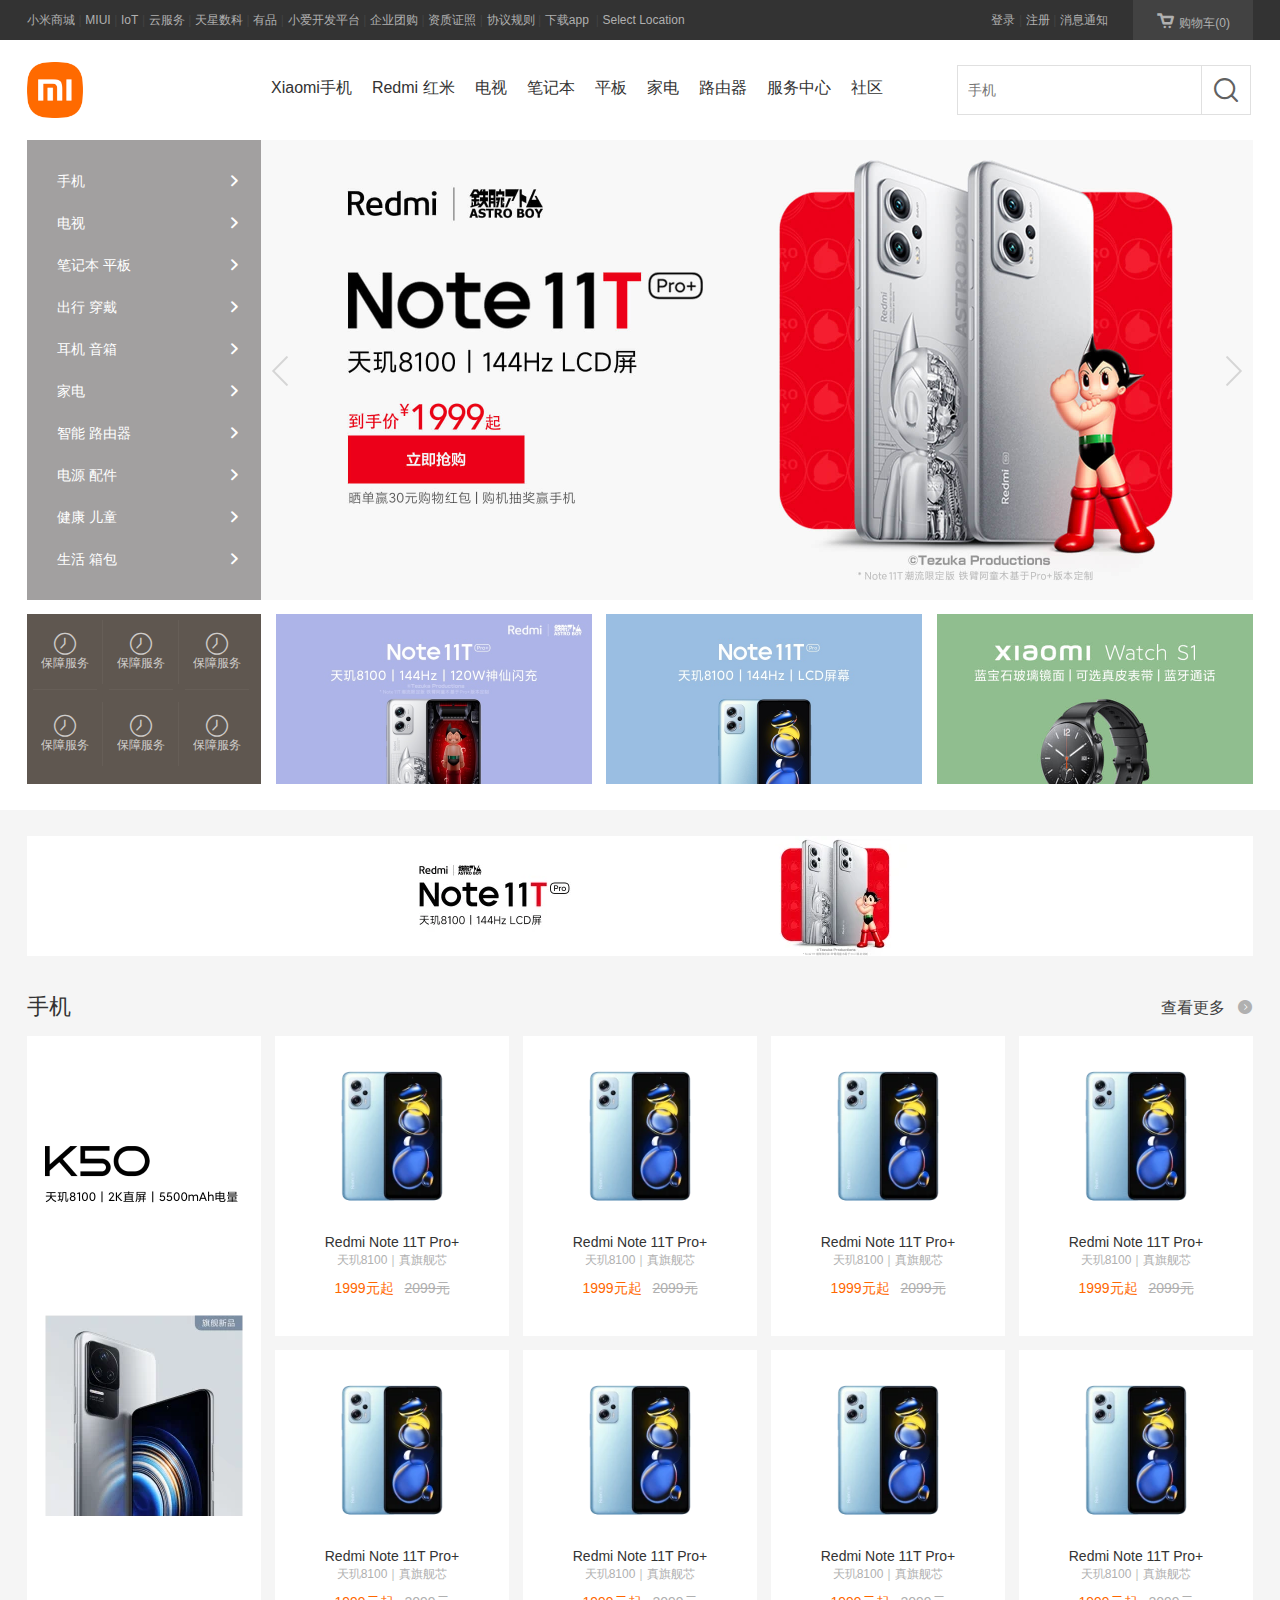
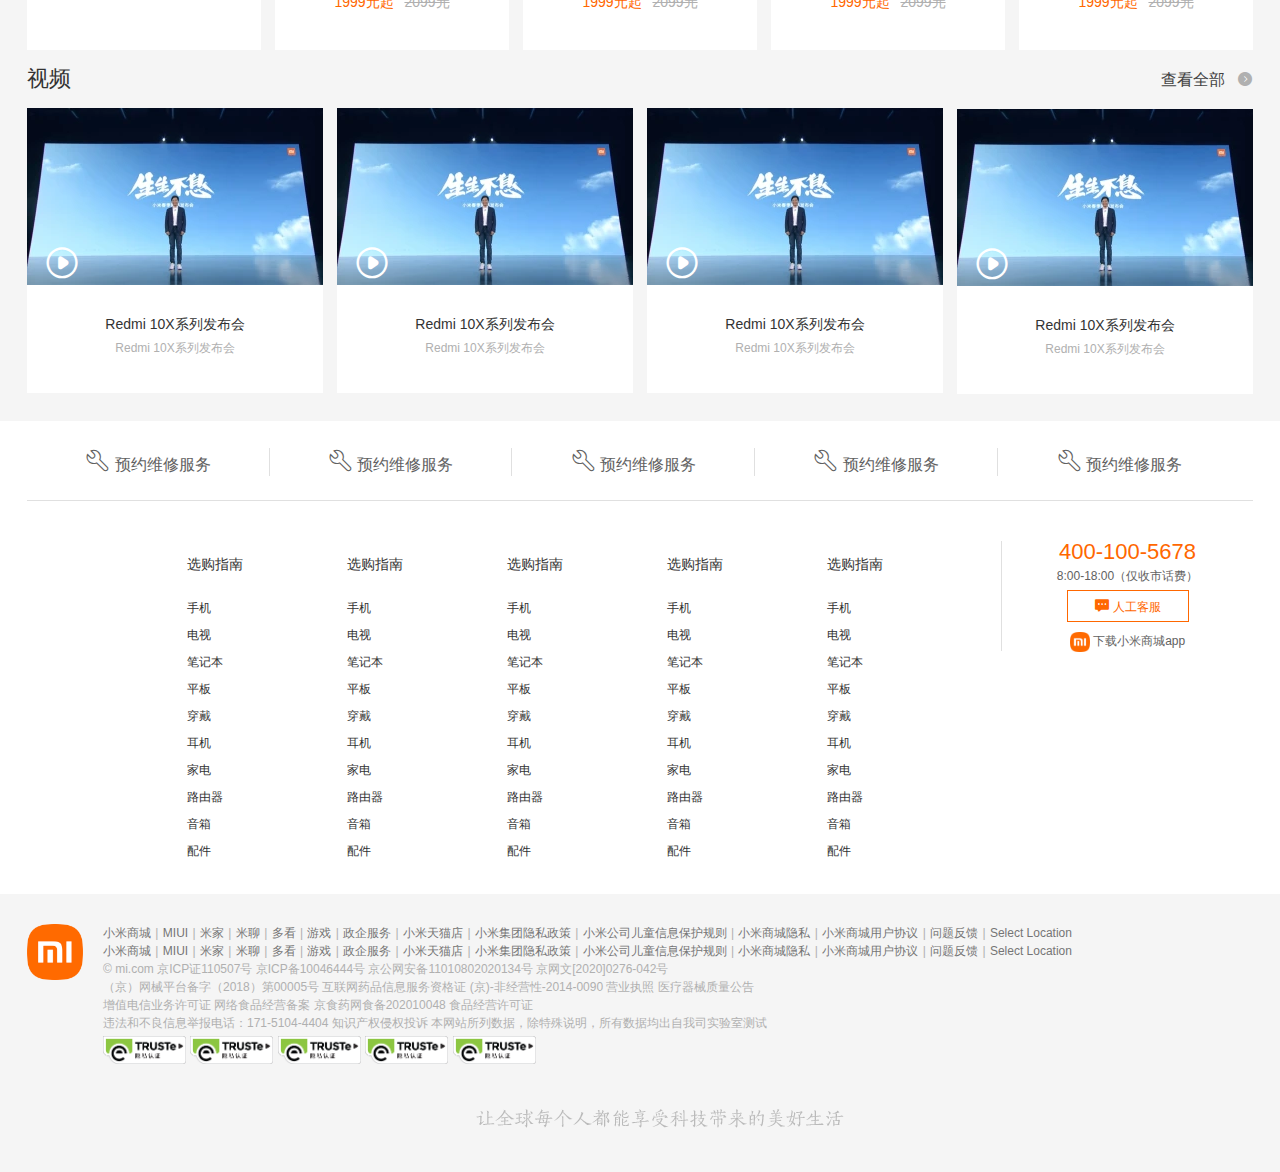
<file: index.html>
<!DOCTYPE html>
<html lang="en">
<head>
    <meta charset="UTF-8">
    <title>小米商城 - Xiaomi 11 Ultra、Redmi K40 Pro、MIX FOLD，小米电视官方网站</title>
    <!-- 引入标题图标 -->
    <link rel="icon" href="images/favicon.ico">
    <!-- 引入全局样式 -->
    <link rel="stylesheet" href="css/reset.css">
    <!-- 引入自定义样式 -->
    <link rel="stylesheet" href="css/mi.css">
    <!-- 引入字体图标样式 -->
    <link rel="stylesheet" href="css/iconfont.css">
</head>
<body>
    <!-- 头部导航条开始 -->
    <div class="header">
        <div class="wrap">
            <!-- 左侧导航 -->
            <!-- ul>li*12>a[href=#]span{|} -->
            <ul class="header-left">
                <li><a href="#">小米商城</a><span>|</span></li>
                <li><a href="#">MIUI</a><span>|</span></li>
                <li><a href="#">IoT</a><span>|</span></li>
                <li><a href="#">云服务</a><span>|</span></li>
                <li><a href="#">天星数科</a><span>|</span></li>
                <li><a href="#">有品</a><span>|</span></li>
                <li><a href="#">小爱开发平台</a><span>|</span></li>
                <li><a href="#">企业团购</a><span>|</span></li>
                <li><a href="#">资质证照</a><span>|</span></li>
                <li><a href="#">协议规则</a><span>|</span></li>
                <li>
                    <a href="#">下载app</a>
                    <span>|</span>
                    <div class="download">
                        <a href="#">
                            <img src="images/78c30d4f259ed43ab20e810a522a6249.png">
                            <p>小米商城APP</p>
                        </a>
                    </div>
                    <div class="triangle"></div>
                </li>
                <li><a href="#">Select Location</a></li>
            </ul>
            <!-- 右侧导航 -->
            <!-- ul>li*4>a[href=#]span{|} -->
            <ul class="header-right">
                <li><a href="#">登录</a><span>|</span></li>
                <li><a href="#">注册</a><span>|</span></li>
                <li><a href="#">消息通知</a></li>
                <!-- iconfont因为阿里矢量图标使用的是iconfont类
                需要给加图标的位置引用iconfont类属性，找到对应的Unicode编码即可
                -->
                <li class="cart">
                    <a href="#">
                        <i class="iconfont">&#xf0075;</i>
                        购物车(0)
                    </a>
                    <div class="cart-list">
                        购物车中还没有商品，赶紧选购吧！
                    </div>
                </li>
            </ul>
        </div>
    </div>
    <!-- 头部导航条结束 -->
    <!-- 导航开始 -->
    <div class="nav">
        <div class="wrap">
            <div class="logo">
                <a href="#">
                    <img src="images/logo-mi2.png">
                </a>
            </div>
            <div class="nav-bar">
                <!-- ul>li*9>a[href=#] -->
                <ul>
                    <li>
                        <a href="#">Xiaomi手机</a>
                        <div class="nav-bar-list">
                            <div class="wrap">
                                <!-- ul>li*6>a[href=#] -->
                                <ul>
                                    <li>
                                        <a href="#">
                                            <div class="img-box">
                                                <img src="images/88ae9b85c5f8fbdae2ea98d58a045e1e.png">
                                            </div>
                                            <p class="name1">Xiaomi Civi 1S</p>
                                            <p class="price1">2299元起</p>
                                        </a>
                                    </li>
                                    <li>
                                        <a href="#">
                                            <div class="img-box">
                                                <img src="images/02ac31f8d3848f71617e074e8e50879e.png">
                                            </div>
                                            <p class="name1">Xiaomi 12 Pro</p>
                                            <p class="price1">4199元起</p>
                                        </a>
                                    </li>
                                    <li>
                                        <a href="#">
                                            <div class="img-box">
                                                <img src="images/34eec49ce46adcd4739e60a2b56062fc.png">
                                            </div>
                                            <p class="name1">Xiaomi 12</p>
                                            <p class="price1">3199元起</p>
                                        </a>
                                    </li>
                                    <li>
                                        <a href="#">
                                            <div class="img-box">
                                                <img src="images/075d45f17b32b39c98be850a5592bbee.png">
                                            </div>
                                            <p class="name1">Xiaomi 12X</p>
                                            <p class="price1">2399元起</p>
                                        </a>
                                    </li>
                                    <li>
                                        <a href="#">
                                            <div class="img-box">
                                                <img src="images/fea69fb5990da9dfc909aa8279aaea7e.png">
                                            </div>
                                            <p class="name1">Xiaomi 11 青春活力版</p>
                                            <p class="price1">1799元起</p>
                                        </a>
                                    </li>
                                    <li>
                                        <a href="#">
                                            <div class="img-box">
                                                <img src="images/8cad77bda138fd94eadbc2ddfced7c56.png">
                                            </div>
                                            <p class="name1">Xiaomi Civi</p>
                                            <p class="price1">2299元起</p>
                                        </a>
                                    </li>
                                </ul>
                            </div>
                        </div>
                    </li>
                    <li>
                        <a href="#">Redmi 红米</a>
                        <div class="nav-bar-list">
                            <div class="wrap">
                                <!-- ul>li*6>a[href=#] -->
                                <ul>
                                    <li>
                                        <a href="#">
                                            <div class="img-box">
                                                <img src="images/1e1f915167554e99916273b5269da1b5.png">
                                            </div>
                                            <p class="name1">Redmi Note 11T Pro+</p>
                                            <p class="price1">1999元起</p>
                                        </a>
                                    </li>
                                    <li>
                                        <a href="#">
                                            <div class="img-box">
                                                <img src="images/f11d7da9517953d11e02d0b459003f19.png">
                                            </div>
                                            <p class="name1">Redmi Note 11T Pro</p>
                                            <p class="price1">1699元起</p>
                                        </a>
                                    </li>
                                    <li>
                                        <a href="#">
                                            <div class="img-box">
                                                <img src="images/30969671b2829cbc625f018c6c998708.png">
                                            </div>
                                            <p class="name1">Redmi Note 11SE</p>
                                            <p class="price1">999元起</p>
                                        </a>
                                    </li>
                                    <li>
                                        <a href="#">
                                            <div class="img-box">
                                                <img src="images/ae5b5a8e24272dd4cdd77bf6d26954b6.png">
                                            </div>
                                            <p class="name1">Redmi 10A</p>
                                            <p class="price1">649元起</p>
                                        </a>
                                    </li>
                                    <li>
                                        <a href="#">
                                            <div class="img-box">
                                                <img src="images/418f4cb7536265cd99bdf8b2e88d1f84.png">
                                            </div>
                                            <p class="name1">Redmi K50 Pro</p>
                                            <p class="price1">2699元起</p>
                                        </a>
                                    </li>
                                    <li>
                                        <a href="#">
                                            <div class="img-box">
                                                <img src="images/418f4cb7536265cd99bdf8b2e88d1f84.png">
                                            </div>
                                            <p class="name1">Redmi K50</p>
                                            <p class="price1">2199元起</p>
                                        </a>
                                    </li>
                                </ul>
                            </div>
                        </div>
                    </li>
                    <li>
                        <a href="#">电视</a>
                        <div class="nav-bar-list">
                            <div class="wrap">
                                <!-- ul>li*6>a[href=#] -->
                                <ul>
                                    <li>
                                        <a href="#">
                                            <div class="img-box">
                                                <img src="images/6511d77270e94146c0b1f96b66d8cc58.png">
                                            </div>
                                            <p class="name1">Redmi智能电视X55 2022</p>
                                            <p class="price1">2399元起</p>
                                        </a>
                                    </li>
                                    <li>
                                        <a href="#">
                                            <div class="img-box">
                                                <img src="images/f11d7da9517953d11e02d0b459003f19.png">
                                            </div>
                                            <p class="name1">Redmi Note 11T Pro</p>
                                            <p class="price1">1699元起</p>
                                        </a>
                                    </li>
                                    <li>
                                        <a href="#">
                                            <div class="img-box">
                                                <img src="images/30969671b2829cbc625f018c6c998708.png">
                                            </div>
                                            <p class="name1">Redmi Note 11SE</p>
                                            <p class="price1">999元起</p>
                                        </a>
                                    </li>
                                    <li>
                                        <a href="#">
                                            <div class="img-box">
                                                <img src="images/ae5b5a8e24272dd4cdd77bf6d26954b6.png">
                                            </div>
                                            <p class="name1">Redmi 10A</p>
                                            <p class="price1">649元起</p>
                                        </a>
                                    </li>
                                    <li>
                                        <a href="#">
                                            <div class="img-box">
                                                <img src="images/418f4cb7536265cd99bdf8b2e88d1f84.png">
                                            </div>
                                            <p class="name1">Redmi K50 Pro</p>
                                            <p class="price1">2699元起</p>
                                        </a>
                                    </li>
                                    <li>
                                        <a href="#">
                                            <div class="img-box">
                                                <img src="images/418f4cb7536265cd99bdf8b2e88d1f84.png">
                                            </div>
                                            <p class="name1">Redmi K50</p>
                                            <p class="price1">2199元起</p>
                                        </a>
                                    </li>
                                </ul>
                            </div>
                        </div>
                    </li>
                    <li>
                        <a href="#">笔记本</a>
                        <div class="nav-bar-list">
                            <div class="wrap">
                                <!-- ul>li*6>a[href=#] -->
                                <ul>
                                    <li>
                                        <a href="#">
                                            <div class="img-box">
                                                <img src="images/8e638c7da7a9dd5d7a8a215517ca150e.png">
                                            </div>
                                            <p class="name1">RedmiBook Pro 14 2022 锐龙版</p>
                                            <p class="price1">5299元起</p>
                                        </a>
                                    </li>
                                    <li>
                                        <a href="#">
                                            <div class="img-box">
                                                <img src="images/f11d7da9517953d11e02d0b459003f19.png">
                                            </div>
                                            <p class="name1">Redmi Note 11T Pro</p>
                                            <p class="price1">1699元起</p>
                                        </a>
                                    </li>
                                    <li>
                                        <a href="#">
                                            <div class="img-box">
                                                <img src="images/30969671b2829cbc625f018c6c998708.png">
                                            </div>
                                            <p class="name1">Redmi Note 11SE</p>
                                            <p class="price1">999元起</p>
                                        </a>
                                    </li>
                                    <li>
                                        <a href="#">
                                            <div class="img-box">
                                                <img src="images/ae5b5a8e24272dd4cdd77bf6d26954b6.png">
                                            </div>
                                            <p class="name1">Redmi 10A</p>
                                            <p class="price1">649元起</p>
                                        </a>
                                    </li>
                                    <li>
                                        <a href="#">
                                            <div class="img-box">
                                                <img src="images/418f4cb7536265cd99bdf8b2e88d1f84.png">
                                            </div>
                                            <p class="name1">Redmi K50 Pro</p>
                                            <p class="price1">2699元起</p>
                                        </a>
                                    </li>
                                    <li>
                                        <a href="#">
                                            <div class="img-box">
                                                <img src="images/418f4cb7536265cd99bdf8b2e88d1f84.png">
                                            </div>
                                            <p class="name1">Redmi K50</p>
                                            <p class="price1">2199元起</p>
                                        </a>
                                    </li>
                                </ul>
                            </div>
                        </div>
                    </li>
                    <li>
                        <a href="#">平板</a>
                        <div class="nav-bar-list">
                            <div class="wrap">
                                <!-- ul>li*6>a[href=#] -->
                                <ul>
                                    <li>
                                        <a href="#">
                                            <div class="img-box">
                                                <img src="images/33de34a4caf2834a1828dc51203dc922.png">
                                            </div>
                                            <p class="name1">小米平板5</p>
                                            <p class="price1">1799元起</p>
                                        </a>
                                    </li>
                                    <li>
                                        <a href="#">
                                            <div class="img-box">
                                                <img src="images/f11d7da9517953d11e02d0b459003f19.png">
                                            </div>
                                            <p class="name1">Redmi Note 11T Pro</p>
                                            <p class="price1">1699元起</p>
                                        </a>
                                    </li>
                                    <li>
                                        <a href="#">
                                            <div class="img-box">
                                                <img src="images/30969671b2829cbc625f018c6c998708.png">
                                            </div>
                                            <p class="name1">Redmi Note 11SE</p>
                                            <p class="price1">999元起</p>
                                        </a>
                                    </li>
                                    
                                </ul>
                            </div>
                        </div>
                    </li>
                    <li>
                        <a href="#">家电</a>
                        <div class="nav-bar-list">
                            <div class="wrap">
                                <!-- ul>li*6>a[href=#] -->
                                <ul>
                                    <li>
                                        <a href="#">
                                            <div class="img-box">
                                                <img src="images/cbfab8147c1104eea97c7d0f07581237.png">
                                            </div>
                                            <p class="name1">巨省电 | 米家空调 新一级 1.5匹 睡眠版</p>
                                            <p class="price1">2099元起</p>
                                        </a>
                                    </li>
                                    <li>
                                        <a href="#">
                                            <div class="img-box">
                                                <img src="images/f11d7da9517953d11e02d0b459003f19.png">
                                            </div>
                                            <p class="name1">Redmi Note 11T Pro</p>
                                            <p class="price1">1699元起</p>
                                        </a>
                                    </li>
                                    <li>
                                        <a href="#">
                                            <div class="img-box">
                                                <img src="images/30969671b2829cbc625f018c6c998708.png">
                                            </div>
                                            <p class="name1">Redmi Note 11SE</p>
                                            <p class="price1">999元起</p>
                                        </a>
                                    </li>
                                    <li>
                                        <a href="#">
                                            <div class="img-box">
                                                <img src="images/ae5b5a8e24272dd4cdd77bf6d26954b6.png">
                                            </div>
                                            <p class="name1">Redmi 10A</p>
                                            <p class="price1">649元起</p>
                                        </a>
                                    </li>
                                    
                                </ul>
                            </div>
                        </div>
                    </li>
                    <li>
                        <a href="#">路由器</a>
                        <div class="nav-bar-list">
                            <div class="wrap">
                                <!-- ul>li*6>a[href=#] -->
                                <ul>
                                    <li>
                                        <a href="#">
                                            <div class="img-box">
                                                <img src="images/c1465737a8a6ac8772560dce2ef0a39f.png">
                                            </div>
                                            <p class="name1">Redmi 电竞路由器 AX5400</p>
                                            <p class="price1">549元起</p>
                                        </a>
                                    </li>
                                    <li>
                                        <a href="#">
                                            <div class="img-box">
                                                <img src="images/f11d7da9517953d11e02d0b459003f19.png">
                                            </div>
                                            <p class="name1">Redmi Note 11T Pro</p>
                                            <p class="price1">1699元起</p>
                                        </a>
                                    </li>
                                    <li>
                                        <a href="#">
                                            <div class="img-box">
                                                <img src="images/30969671b2829cbc625f018c6c998708.png">
                                            </div>
                                            <p class="name1">Redmi Note 11SE</p>
                                            <p class="price1">999元起</p>
                                        </a>
                                    </li>
                                    <li>
                                        <a href="#">
                                            <div class="img-box">
                                                <img src="images/ae5b5a8e24272dd4cdd77bf6d26954b6.png">
                                            </div>
                                            <p class="name1">Redmi 10A</p>
                                            <p class="price1">649元起</p>
                                        </a>
                                    </li>
                                    <li>
                                        <a href="#">
                                            <div class="img-box">
                                                <img src="images/418f4cb7536265cd99bdf8b2e88d1f84.png">
                                            </div>
                                            <p class="name1">Redmi K50 Pro</p>
                                            <p class="price1">2699元起</p>
                                        </a>
                                    </li>
                                    <li>
                                        <a href="#">
                                            <div class="img-box">
                                                <img src="images/418f4cb7536265cd99bdf8b2e88d1f84.png">
                                            </div>
                                            <p class="name1">Redmi K50</p>
                                            <p class="price1">2199元起</p>
                                        </a>
                                    </li>
                                </ul>
                            </div>
                        </div>
                    </li>
                    <li><a href="#">服务中心</a></li>
                    <li><a href="#">社区</a></li>
                </ul>
            </div>
            <div class="search">
                <input type="text" placeholder="手机">
                <a href="#" class="iconfont">&#xe660;</a>
                <div class="search-list">
                    <!-- a[href=#]*8 -->
                    <a href="#">全部商品</a>
                    <a href="#">红米</a>
                    <a href="#">手机</a>
                    <a href="#">电视</a>
                    <a href="#">黑鲨5</a>
                    <a href="#">笔记本</a>
                    <a href="#">洗衣机</a>
                    <a href="#">打印机</a>
                </div>
            </div>
        </div>
    </div>
    <!-- 导航结束 -->
    <!-- banner开始 -->
    <div class="banner">
        <div class="wrap">
            <div class="banner-box"></div>
            <!-- 滑动门 -->
            <div class="slide">
                <!-- ul>li*10>a[href=#]{}>i[class=iconfont]{&#xe775;} -->
                <ul>
                    <li>
                        <a href="#">手机<i class="iconfont">&#xe775;</i></a>
                        <div class="slide-list">
                            <ul>
                                <li>
                                    <a href="#">
                                        <img src="images/d8aeccb0bad7f28a44aa89b2ddb51010.png">
                                        <span>Note 11T Pro+</span>
                                    </a>
                                </li>
                                
                                <li>
                                    <a href="#">
                                        <img src="images/d8aeccb0bad7f28a44aa89b2ddb51010.png">
                                        <span>Note 11T Pro+</span>
                                    </a>
                                </li>
                                <li>
                                    <a href="#">
                                        <img src="images/d8aeccb0bad7f28a44aa89b2ddb51010.png">
                                        <span>Note 11T Pro+</span>
                                    </a>
                                </li>
                                
                                <li>
                                    <a href="#">
                                        <img src="images/d8aeccb0bad7f28a44aa89b2ddb51010.png">
                                        <span>Note 11T Pro+</span>
                                    </a>
                                </li>
                                <li>
                                    <a href="#">
                                        <img src="images/d8aeccb0bad7f28a44aa89b2ddb51010.png">
                                        <span>Note 11T Pro+</span>
                                    </a>
                                </li>
                                
                                <li>
                                    <a href="#">
                                        <img src="images/d8aeccb0bad7f28a44aa89b2ddb51010.png">
                                        <span>Note 11T Pro+</span>
                                    </a>
                                </li>
                            </ul>
                            <ul>
                                <li>
                                    <a href="#">
                                        <img src="images/d8aeccb0bad7f28a44aa89b2ddb51010.png">
                                        <span>Note 11T Pro+</span>
                                    </a>
                                </li>
                                <li>
                                    <a href="#">
                                        <img src="images/d8aeccb0bad7f28a44aa89b2ddb51010.png">
                                        <span>Note 11T Pro+</span>
                                    </a>
                                </li>
                                <li>
                                    <a href="#">
                                        <img src="images/d8aeccb0bad7f28a44aa89b2ddb51010.png">
                                        <span>Note 11T Pro+</span>
                                    </a>
                                </li>
                                <li>
                                    <a href="#">
                                        <img src="images/d8aeccb0bad7f28a44aa89b2ddb51010.png">
                                        <span>Note 11T Pro+</span>
                                    </a>
                                </li>
                                <li>
                                    <a href="#">
                                        <img src="images/d8aeccb0bad7f28a44aa89b2ddb51010.png">
                                        <span>Note 11T Pro+</span>
                                    </a>
                                </li>
                                <li>
                                    <a href="#">
                                        <img src="images/d8aeccb0bad7f28a44aa89b2ddb51010.png">
                                        <span>Note 11T Pro+</span>
                                    </a>
                                </li>
                            </ul>
                            <ul>
                                <li>
                                    <a href="#">
                                        <img src="images/d8aeccb0bad7f28a44aa89b2ddb51010.png">
                                        <span>Note 11T Pro+</span>
                                    </a>
                                </li>
                                <li>
                                    <a href="#">
                                        <img src="images/d8aeccb0bad7f28a44aa89b2ddb51010.png">
                                        <span>Note 11T Pro+</span>
                                    </a>
                                </li>
                                <li>
                                    <a href="#">
                                        <img src="images/d8aeccb0bad7f28a44aa89b2ddb51010.png">
                                        <span>Note 11T Pro+</span>
                                    </a>
                                </li>
                                <li>
                                    <a href="#">
                                        <img src="images/d8aeccb0bad7f28a44aa89b2ddb51010.png">
                                        <span>Note 11T Pro+</span>
                                    </a>
                                </li>
                                <li>
                                    <a href="#">
                                        <img src="images/d8aeccb0bad7f28a44aa89b2ddb51010.png">
                                        <span>Note 11T Pro+</span>
                                    </a>
                                </li>
                                <li>
                                    <a href="#">
                                        <img src="images/d8aeccb0bad7f28a44aa89b2ddb51010.png">
                                        <span>Note 11T Pro+</span>
                                    </a>
                                </li>
                            </ul>
                            <ul>
                                <li>
                                    <a href="#">
                                        <img src="images/d8aeccb0bad7f28a44aa89b2ddb51010.png">
                                        <span>Note 11T Pro+</span>
                                    </a>
                                </li>
                                <li>
                                    <a href="#">
                                        <img src="images/d8aeccb0bad7f28a44aa89b2ddb51010.png">
                                        <span>Note 11T Pro+</span>
                                    </a>
                                </li>
                                <li>
                                    <a href="#">
                                        <img src="images/d8aeccb0bad7f28a44aa89b2ddb51010.png">
                                        <span>Note 11T Pro+</span>
                                    </a>
                                </li>
                                <li>
                                    <a href="#">
                                        <img src="images/d8aeccb0bad7f28a44aa89b2ddb51010.png">
                                        <span>Note 11T Pro+</span>
                                    </a>
                                </li>
                                <li>
                                    <a href="#">
                                        <img src="images/d8aeccb0bad7f28a44aa89b2ddb51010.png">
                                        <span>Note 11T Pro+</span>
                                    </a>
                                </li>
                                <li>
                                    <a href="#">
                                        <img src="images/d8aeccb0bad7f28a44aa89b2ddb51010.png">
                                        <span>Note 11T Pro+</span>
                                    </a>
                                </li>
                            </ul>
                        </div>
                    </li>
                    <li>
                        <a href="#">电视<i class="iconfont">&#xe775;</i></a>
                        <div class="slide-list">
                            <ul>
                                <li>
                                    <a href="#">
                                        <img src="images/b656495821144d92bd932d91eedcf659.png">
                                        <span>Redmi X65 2022款</span>
                                    </a>
                                </li>
                                
                                <li>
                                    <a href="#">
                                        <img src="images/d8aeccb0bad7f28a44aa89b2ddb51010.png">
                                        <span>Note 11T Pro+</span>
                                    </a>
                                </li>
                                <li>
                                    <a href="#">
                                        <img src="images/d8aeccb0bad7f28a44aa89b2ddb51010.png">
                                        <span>Note 11T Pro+</span>
                                    </a>
                                </li>
                                
                                <li>
                                    <a href="#">
                                        <img src="images/d8aeccb0bad7f28a44aa89b2ddb51010.png">
                                        <span>Note 11T Pro+</span>
                                    </a>
                                </li>
                                <li>
                                    <a href="#">
                                        <img src="images/d8aeccb0bad7f28a44aa89b2ddb51010.png">
                                        <span>Note 11T Pro+</span>
                                    </a>
                                </li>
                                
                                <li>
                                    <a href="#">
                                        <img src="images/d8aeccb0bad7f28a44aa89b2ddb51010.png">
                                        <span>Note 11T Pro+</span>
                                    </a>
                                </li>
                            </ul>
                            <ul>
                                <li>
                                    <a href="#">
                                        <img src="images/d8aeccb0bad7f28a44aa89b2ddb51010.png">
                                        <span>Note 11T Pro+</span>
                                    </a>
                                </li>
                                <li>
                                    <a href="#">
                                        <img src="images/d8aeccb0bad7f28a44aa89b2ddb51010.png">
                                        <span>Note 11T Pro+</span>
                                    </a>
                                </li>
                                <li>
                                    <a href="#">
                                        <img src="images/d8aeccb0bad7f28a44aa89b2ddb51010.png">
                                        <span>Note 11T Pro+</span>
                                    </a>
                                </li>
                                <li>
                                    <a href="#">
                                        <img src="images/d8aeccb0bad7f28a44aa89b2ddb51010.png">
                                        <span>Note 11T Pro+</span>
                                    </a>
                                </li>
                                <li>
                                    <a href="#">
                                        <img src="images/d8aeccb0bad7f28a44aa89b2ddb51010.png">
                                        <span>Note 11T Pro+</span>
                                    </a>
                                </li>
                                <li>
                                    <a href="#">
                                        <img src="images/d8aeccb0bad7f28a44aa89b2ddb51010.png">
                                        <span>Note 11T Pro+</span>
                                    </a>
                                </li>
                            </ul>
                            <ul>
                                <li>
                                    <a href="#">
                                        <img src="images/d8aeccb0bad7f28a44aa89b2ddb51010.png">
                                        <span>Note 11T Pro+</span>
                                    </a>
                                </li>
                                <li>
                                    <a href="#">
                                        <img src="images/d8aeccb0bad7f28a44aa89b2ddb51010.png">
                                        <span>Note 11T Pro+</span>
                                    </a>
                                </li>
                                <li>
                                    <a href="#">
                                        <img src="images/d8aeccb0bad7f28a44aa89b2ddb51010.png">
                                        <span>Note 11T Pro+</span>
                                    </a>
                                </li>
                                <li>
                                    <a href="#">
                                        <img src="images/d8aeccb0bad7f28a44aa89b2ddb51010.png">
                                        <span>Note 11T Pro+</span>
                                    </a>
                                </li>
                                <li>
                                    <a href="#">
                                        <img src="images/d8aeccb0bad7f28a44aa89b2ddb51010.png">
                                        <span>Note 11T Pro+</span>
                                    </a>
                                </li>
                                <li>
                                    <a href="#">
                                        <img src="images/d8aeccb0bad7f28a44aa89b2ddb51010.png">
                                        <span>Note 11T Pro+</span>
                                    </a>
                                </li>
                            </ul>
                            <ul>
                                <li>
                                    <a href="#">
                                        <img src="images/d8aeccb0bad7f28a44aa89b2ddb51010.png">
                                        <span>Note 11T Pro+</span>
                                    </a>
                                </li>
                                <li>
                                    <a href="#">
                                        <img src="images/d8aeccb0bad7f28a44aa89b2ddb51010.png">
                                        <span>Note 11T Pro+</span>
                                    </a>
                                </li>
                                <li>
                                    <a href="#">
                                        <img src="images/d8aeccb0bad7f28a44aa89b2ddb51010.png">
                                        <span>Note 11T Pro+</span>
                                    </a>
                                </li>
                                <li>
                                    <a href="#">
                                        <img src="images/d8aeccb0bad7f28a44aa89b2ddb51010.png">
                                        <span>Note 11T Pro+</span>
                                    </a>
                                </li>
                                <li>
                                    <a href="#">
                                        <img src="images/d8aeccb0bad7f28a44aa89b2ddb51010.png">
                                        <span>Note 11T Pro+</span>
                                    </a>
                                </li>
                                <li>
                                    <a href="#">
                                        <img src="images/d8aeccb0bad7f28a44aa89b2ddb51010.png">
                                        <span>Note 11T Pro+</span>
                                    </a>
                                </li>
                            </ul>
                        </div>
                    </li>
                    <li><a href="#">笔记本 平板<i class="iconfont">&#xe775;</i></a></li>
                    <li>
                        <a href="#">出行 穿戴<i class="iconfont">&#xe775;</i></a>
                        <div class="slide-list slide-list-1">
                            <!-- <ul>
                                <li>
                                    <a href="#">
                                        <img src="images/d8aeccb0bad7f28a44aa89b2ddb51010.png">
                                        <span>Note 11T Pro+</span>
                                    </a>
                                </li>
                                
                                <li>
                                    <a href="#">
                                        <img src="images/d8aeccb0bad7f28a44aa89b2ddb51010.png">
                                        <span>Note 11T Pro+</span>
                                    </a>
                                </li>
                                <li>
                                    <a href="#">
                                        <img src="images/d8aeccb0bad7f28a44aa89b2ddb51010.png">
                                        <span>Note 11T Pro+</span>
                                    </a>
                                </li>
                                
                                <li>
                                    <a href="#">
                                        <img src="images/d8aeccb0bad7f28a44aa89b2ddb51010.png">
                                        <span>Note 11T Pro+</span>
                                    </a>
                                </li>
                                <li>
                                    <a href="#">
                                        <img src="images/d8aeccb0bad7f28a44aa89b2ddb51010.png">
                                        <span>Note 11T Pro+</span>
                                    </a>
                                </li>
                                
                                <li>
                                    <a href="#">
                                        <img src="images/d8aeccb0bad7f28a44aa89b2ddb51010.png">
                                        <span>Note 11T Pro+</span>
                                    </a>
                                </li>
                            </ul> -->
                            <ul>
                                <li>
                                    <a href="#">
                                        <img src="images/337a4766b0a55cb4f63b7222f3df4045.png">
                                        <span>小米手环7 NFC版</span>
                                    </a>
                                </li>
                                <li>
                                    <a href="#">
                                        <img src="images/d8aeccb0bad7f28a44aa89b2ddb51010.png">
                                        <span>Note 11T Pro+</span>
                                    </a>
                                </li>
                                <li>
                                    <a href="#">
                                        <img src="images/d8aeccb0bad7f28a44aa89b2ddb51010.png">
                                        <span>Note 11T Pro+</span>
                                    </a>
                                </li>
                                <li>
                                    <a href="#">
                                        <img src="images/d8aeccb0bad7f28a44aa89b2ddb51010.png">
                                        <span>Note 11T Pro+</span>
                                    </a>
                                </li>
                                <li>
                                    <a href="#">
                                        <img src="images/d8aeccb0bad7f28a44aa89b2ddb51010.png">
                                        <span>Note 11T Pro+</span>
                                    </a>
                                </li>
                                <li>
                                    <a href="#">
                                        <img src="images/d8aeccb0bad7f28a44aa89b2ddb51010.png">
                                        <span>Note 11T Pro+</span>
                                    </a>
                                </li>
                            </ul>
                            <ul>
                                <li>
                                    <a href="#">
                                        <img src="images/d8aeccb0bad7f28a44aa89b2ddb51010.png">
                                        <span>Note 11T Pro+</span>
                                    </a>
                                </li>
                                <li>
                                    <a href="#">
                                        <img src="images/d8aeccb0bad7f28a44aa89b2ddb51010.png">
                                        <span>Note 11T Pro+</span>
                                    </a>
                                </li>
                                <li>
                                    <a href="#">
                                        <img src="images/d8aeccb0bad7f28a44aa89b2ddb51010.png">
                                        <span>Note 11T Pro+</span>
                                    </a>
                                </li>
                                <li>
                                    <a href="#">
                                        <img src="images/d8aeccb0bad7f28a44aa89b2ddb51010.png">
                                        <span>Note 11T Pro+</span>
                                    </a>
                                </li>
                                <li>
                                    <a href="#">
                                        <img src="images/d8aeccb0bad7f28a44aa89b2ddb51010.png">
                                        <span>Note 11T Pro+</span>
                                    </a>
                                </li>
                                <li>
                                    <a href="#">
                                        <img src="images/d8aeccb0bad7f28a44aa89b2ddb51010.png">
                                        <span>Note 11T Pro+</span>
                                    </a>
                                </li>
                            </ul>
                            <ul>
                                <li>
                                    <a href="#">
                                        <img src="images/d8aeccb0bad7f28a44aa89b2ddb51010.png">
                                        <span>Note 11T Pro+</span>
                                    </a>
                                </li>
                                <li>
                                    <a href="#">
                                        <img src="images/d8aeccb0bad7f28a44aa89b2ddb51010.png">
                                        <span>Note 11T Pro+</span>
                                    </a>
                                </li>
                                <li>
                                    <a href="#">
                                        <img src="images/d8aeccb0bad7f28a44aa89b2ddb51010.png">
                                        <span>Note 11T Pro+</span>
                                    </a>
                                </li>
                                <!-- <li>
                                    <a href="#">
                                        <img src="images/d8aeccb0bad7f28a44aa89b2ddb51010.png">
                                        <span>Note 11T Pro+</span>
                                    </a>
                                </li>
                                <li>
                                    <a href="#">
                                        <img src="images/d8aeccb0bad7f28a44aa89b2ddb51010.png">
                                        <span>Note 11T Pro+</span>
                                    </a>
                                </li>
                                <li>
                                    <a href="#">
                                        <img src="images/d8aeccb0bad7f28a44aa89b2ddb51010.png">
                                        <span>Note 11T Pro+</span>
                                    </a>
                                </li> -->
                            </ul>
                        </div>
                    </li>
                    <li><a href="#">耳机 音箱<i class="iconfont">&#xe775;</i></a></li>
                    <li><a href="#">家电<i class="iconfont">&#xe775;</i></a></li>
                    <li><a href="#">智能 路由器<i class="iconfont">&#xe775;</i></a></li>
                    <li><a href="#">电源 配件<i class="iconfont">&#xe775;</i></a></li>
                    <li><a href="#">健康 儿童<i class="iconfont">&#xe775;</i></a></li>
                    <li><a href="#">生活 箱包<i class="iconfont">&#xe775;</i></a></li>
                </ul>
            </div>
            <!-- 设置左右两个箭头  的雪碧图-->
            <div class="prev"></div>
            <div class="next"></div>
        </div>
    </div>
    <!-- banner结束 -->
    <!-- 广告开始 -->
    <div class="adv">
        <div class="wrap">
            <div class="adv-poster">
                <ul>
                    <li class="row col">
                        <a href="#">
                            <i class="iconfont">&#xe610;</i>
                            <p>保障服务</p>
                        </a>
                    </li>
                    <li class="row col">
                        <a href="#">
                            <i class="iconfont">&#xe610;</i>
                            <p>保障服务</p>
                        </a>
                    </li>
                    <li class="row">
                        <a href="#">
                            <i class="iconfont">&#xe610;</i>
                            <p>保障服务</p>
                        </a>
                    </li>
                    <li class="col">
                        <a href="#">
                            <i class="iconfont">&#xe610;</i>
                            <p>保障服务</p>
                        </a>
                    </li>
                    <li class="col">
                        <a href="#">
                            <i class="iconfont">&#xe610;</i>
                            <p>保障服务</p>
                        </a>
                    </li>
                    <li>
                        <a href="#">
                            <i class="iconfont">&#xe610;</i>
                            <p>保障服务</p>
                        </a>
                    </li>
                </ul>
            </div>
            <div class="adv-img">
                <a href="#">
                    <img src="images/2596938425e8d9019ffae94fbcfa4524.jpg">
                </a>
            </div>
            <div class="adv-img">
                <a href="#">
                    <img src="images/d0c0c4d84bc85c12d936bf5d8775af44.jpg">
                </a>
            </div>
            <div class="adv-img">
                <a href="#">
                    <img src="images/28c13d0d11b38ec17fa5d83bc6ba5912.jpg">
                </a>
            </div>
        </div>
    </div>
    <!-- 广告结束 -->
    <!-- 主体内容开始 -->
    <div class="container">
        <div class="wrap">
            <div class="home-banner-box">
                <a href="#">
                    <img src="images/b2a3468c474addf9140a21cc77a87d5c.jpeg">
                </a>
            </div>
            <!-- 手机内容开始 -->
            <div class="phone">
                <h2 class="title">
                    手机
                    <a href="#" class="more">查看更多 <i class="iconfont">&#xe777;</i></a>
                </h2>
                <div class="home-box">
                    <div class="home-box-left">
                        <ul>
                            <li>
                                <a href="#">
                                    <img src="images/ac5cafc68c10ce4471869d378f594b52.png" alt="">
                                </a>
                            </li>
                        </ul>
                    </div>
                    <div class="home-box-right">
                        <ul>
                            <li>
                                <a href="#">
                                    <div class="home-goods">
                                        <img src="images/211bb83776a8e0c8358732c3f3aa2864.png">
                                    </div>
                                    <h3 class="name2">Redmi Note 11T Pro+</h3>
                                    <p class="info">天玑8100｜真旗舰芯</p>
                                    <p class="price2">
                                        <span class="price-new">1999元起</span>
                                        <s class="price-old">2099元</s>
                                    </p>
                                </a>
                            </li>
                            <li>
                                <a href="#">
                                    <div class="home-goods">
                                        <img src="images/211bb83776a8e0c8358732c3f3aa2864.png">
                                    </div>
                                    <h3 class="name2">Redmi Note 11T Pro+</h3>
                                    <p class="info">天玑8100｜真旗舰芯</p>
                                    <p class="price2">
                                        <span class="price-new">1999元起</span>
                                        <s class="price-old">2099元</s>
                                    </p>
                                </a>
                            </li>
                            <li>
                                <a href="#">
                                    <div class="home-goods">
                                        <img src="images/211bb83776a8e0c8358732c3f3aa2864.png">
                                    </div>
                                    <h3 class="name2">Redmi Note 11T Pro+</h3>
                                    <p class="info">天玑8100｜真旗舰芯</p>
                                    <p class="price2">
                                        <span class="price-new">1999元起</span>
                                        <s class="price-old">2099元</s>
                                    </p>
                                </a>
                            </li>
                            <li>
                                <a href="#">
                                    <div class="home-goods">
                                        <img src="images/211bb83776a8e0c8358732c3f3aa2864.png">
                                    </div>
                                    <h3 class="name2">Redmi Note 11T Pro+</h3>
                                    <p class="info">天玑8100｜真旗舰芯</p>
                                    <p class="price2">
                                        <span class="price-new">1999元起</span>
                                        <s class="price-old">2099元</s>
                                    </p>
                                </a>
                            </li>
                            <li>
                                <a href="#">
                                    <div class="home-goods">
                                        <img src="images/211bb83776a8e0c8358732c3f3aa2864.png">
                                    </div>
                                    <h3 class="name2">Redmi Note 11T Pro+</h3>
                                    <p class="info">天玑8100｜真旗舰芯</p>
                                    <p class="price2">
                                        <span class="price-new">1999元起</span>
                                        <s class="price-old">2099元</s>
                                    </p>
                                </a>
                            </li>
                            <li>
                                <a href="#">
                                    <div class="home-goods">
                                        <img src="images/211bb83776a8e0c8358732c3f3aa2864.png">
                                    </div>
                                    <h3 class="name2">Redmi Note 11T Pro+</h3>
                                    <p class="info">天玑8100｜真旗舰芯</p>
                                    <p class="price2">
                                        <span class="price-new">1999元起</span>
                                        <s class="price-old">2099元</s>
                                    </p>
                                </a>
                            </li>
                            <li>
                                <a href="#">
                                    <div class="home-goods">
                                        <img src="images/211bb83776a8e0c8358732c3f3aa2864.png">
                                    </div>
                                    <h3 class="name2">Redmi Note 11T Pro+</h3>
                                    <p class="info">天玑8100｜真旗舰芯</p>
                                    <p class="price2">
                                        <span class="price-new">1999元起</span>
                                        <s class="price-old">2099元</s>
                                    </p>
                                </a>
                            </li>
                            <li>
                                <a href="#">
                                    <div class="home-goods">
                                        <img src="images/211bb83776a8e0c8358732c3f3aa2864.png">
                                    </div>
                                    <h3 class="name2">Redmi Note 11T Pro+</h3>
                                    <p class="info">天玑8100｜真旗舰芯</p>
                                    <p class="price2">
                                        <span class="price-new">1999元起</span>
                                        <s class="price-old">2099元</s>
                                    </p>
                                </a>
                            </li>
                        </ul>
                    </div>
                </div>
            </div>
            <!-- 手机内容结束 -->
            <!-- 视频内容开始 -->
            <div class="video">
                <h2 class="title">
                    视频
                    <a href="#" class="more">查看全部 <i class="iconfont">&#xe777;</i></a>
                </h2>
                <div class="video-box">
                    <ul>
                        <li>
                            <a href="#">
                                <div class="video-img">
                                    <img src="images/e74c4ff741bcdfc5b28a48a43e4edc6d.jpg" alt="">
                                    <span>
                                        <i class="iconfont">&#xe624;</i>
                                    </span>
                                </div>
                                <p class="title1">
                                    Redmi 10X系列发布会
                                </p>
                                <p class="desc">
                                    Redmi 10X系列发布会
                                </p>
                            </a>
                        </li>
                        <li>
                            <a href="#">
                                <div class="video-img">
                                    <img src="images/e74c4ff741bcdfc5b28a48a43e4edc6d.jpg" alt="">
                                    <span>
                                        <i class="iconfont">&#xe624;</i>
                                    </span>
                                </div>
                                <p class="title1">
                                    Redmi 10X系列发布会
                                </p>
                                <p class="desc">
                                    Redmi 10X系列发布会
                                </p>
                            </a>
                        </li>
                        <li>
                            <a href="#">
                                <div class="video-img">
                                    <img src="images/e74c4ff741bcdfc5b28a48a43e4edc6d.jpg" alt="">
                                    <span>
                                        <i class="iconfont">&#xe624;</i>
                                    </span>
                                </div>
                                <p class="title1">
                                    Redmi 10X系列发布会
                                </p>
                                <p class="desc">
                                    Redmi 10X系列发布会
                                </p>
                            </a>
                        </li>
                        <li>
                            <a href="#">
                                <div class="video-img">
                                    <img src="images/e74c4ff741bcdfc5b28a48a43e4edc6d.jpg" alt="">
                                    <span>
                                        <i class="iconfont">&#xe624;</i>
                                    </span>
                                </div>
                                <p class="title1">
                                    Redmi 10X系列发布会
                                </p>
                                <p class="desc">
                                    Redmi 10X系列发布会
                                </p>
                            </a>
                        </li>
                        
                    </ul>
                </div>
            </div>
            <!-- 视频内容结束 -->
        </div>

        <!-- 底部链接开始 -->
        <div class="footer">
            <div class="wrap">
                <div class="footer-service">
                    <ul>
                        <li>
                            <a href="#">
                                <i class="iconfont">&#xe659;</i>
                                预约维修服务
                            </a>
                        </li>
                        <li>
                            <a href="#">
                                <i class="iconfont">&#xe659;</i>
                                预约维修服务
                            </a>
                        </li>
                        <li>
                            <a href="#">
                                <i class="iconfont">&#xe659;</i>
                                预约维修服务
                            </a>
                        </li>
                        <li>
                            <a href="#">
                                <i class="iconfont">&#xe659;</i>
                                预约维修服务
                            </a>
                        </li>
                        <li>
                            <a href="#">
                                <i class="iconfont">&#xe659;</i>
                                预约维修服务
                            </a>
                        </li>
                    </ul>
                </div>
                <div class="footer-links">
                    <dl>
                        <dt><a href="#">选购指南</a></dt>
                        <dd><a href="#">手机</a></dd>
                        <dd><a href="#">电视</a></dd>
                        <dd><a href="#">笔记本</a></dd>
                        <dd><a href="#">平板</a></dd>
                        <dd><a href="#">穿戴</a></dd>
                        <dd><a href="#">耳机</a></dd>
                        <dd><a href="#">家电</a></dd>
                        <dd><a href="#">路由器</a></dd>
                        <dd><a href="#">音箱</a></dd>
                        <dd><a href="#">配件</a></dd>
                    </dl>
                    <dl>
                        <dt><a href="#">选购指南</a></dt>
                        <dd><a href="#">手机</a></dd>
                        <dd><a href="#">电视</a></dd>
                        <dd><a href="#">笔记本</a></dd>
                        <dd><a href="#">平板</a></dd>
                        <dd><a href="#">穿戴</a></dd>
                        <dd><a href="#">耳机</a></dd>
                        <dd><a href="#">家电</a></dd>
                        <dd><a href="#">路由器</a></dd>
                        <dd><a href="#">音箱</a></dd>
                        <dd><a href="#">配件</a></dd>
                    </dl>
                    <dl>
                        <dt><a href="#">选购指南</a></dt>
                        <dd><a href="#">手机</a></dd>
                        <dd><a href="#">电视</a></dd>
                        <dd><a href="#">笔记本</a></dd>
                        <dd><a href="#">平板</a></dd>
                        <dd><a href="#">穿戴</a></dd>
                        <dd><a href="#">耳机</a></dd>
                        <dd><a href="#">家电</a></dd>
                        <dd><a href="#">路由器</a></dd>
                        <dd><a href="#">音箱</a></dd>
                        <dd><a href="#">配件</a></dd>
                    </dl>
                    <dl>
                        <dt><a href="#">选购指南</a></dt>
                        <dd><a href="#">手机</a></dd>
                        <dd><a href="#">电视</a></dd>
                        <dd><a href="#">笔记本</a></dd>
                        <dd><a href="#">平板</a></dd>
                        <dd><a href="#">穿戴</a></dd>
                        <dd><a href="#">耳机</a></dd>
                        <dd><a href="#">家电</a></dd>
                        <dd><a href="#">路由器</a></dd>
                        <dd><a href="#">音箱</a></dd>
                        <dd><a href="#">配件</a></dd>
                    </dl>
                    <dl>
                        <dt><a href="#">选购指南</a></dt>
                        <dd><a href="#">手机</a></dd>
                        <dd><a href="#">电视</a></dd>
                        <dd><a href="#">笔记本</a></dd>
                        <dd><a href="#">平板</a></dd>
                        <dd><a href="#">穿戴</a></dd>
                        <dd><a href="#">耳机</a></dd>
                        <dd><a href="#">家电</a></dd>
                        <dd><a href="#">路由器</a></dd>
                        <dd><a href="#">音箱</a></dd>
                        <dd><a href="#">配件</a></dd>
                    </dl>
                    <div class="footer-call">
                        <p class="call-phone">400-100-5678</p>
                        <p class="call-time">8:00-18:00（仅收市话费）</p>
                        <a href="#">
                            <p class="call-man">
                                <i class="iconfont">&#xe63e;</i> 人工客服
                            </p>
                        </a>
                        <p class="call-download">
                            <img src="images/logo-mi2.png" alt="">
                            下载小米商城app
                        </p>
                    </div>
                </div>
            </div>
        </div>
        <!-- 底部链接结束 -->

        <!-- 底部信息开始 -->
        <div class="site-info">
            <div class="wrap">
                <div class="site-logo"></div>
                <div class="info-text">
                    <p class="site-link">
                        <a href="#">小米商城</a> <span>|</span>
                        <a href="#">MIUI</a> <span>|</span>
                        <a href="#">米家</a> <span>|</span>
                        <a href="#">米聊</a> <span>|</span>
                        <a href="#">多看</a> <span>|</span>
                        <a href="#">游戏</a> <span>|</span>
                        <a href="#">政企服务</a> <span>|</span>
                        <a href="#">小米天猫店</a> <span>|</span>
                        <a href="#">小米集团隐私政策</a> <span>|</span>
                        <a href="#">小米公司儿童信息保护规则</a> <span>|</span>
                        <a href="#">小米商城隐私</a> <span>|</span>
                        <a href="#">小米商城用户协议</a> <span>|</span>
                        <a href="#">问题反馈</a> <span>|</span>
                        <a href="#">Select Location</a>
                    </p>
                    <p class="site-link">
                        <a href="#">小米商城</a> <span>|</span>
                        <a href="#">MIUI</a> <span>|</span>
                        <a href="#">米家</a> <span>|</span>
                        <a href="#">米聊</a> <span>|</span>
                        <a href="#">多看</a> <span>|</span>
                        <a href="#">游戏</a> <span>|</span>
                        <a href="#">政企服务</a> <span>|</span>
                        <a href="#">小米天猫店</a> <span>|</span>
                        <a href="#">小米集团隐私政策</a> <span>|</span>
                        <a href="#">小米公司儿童信息保护规则</a> <span>|</span>
                        <a href="#">小米商城隐私</a> <span>|</span>
                        <a href="#">小米商城用户协议</a> <span>|</span>
                        <a href="#">问题反馈</a> <span>|</span>
                        <a href="#">Select Location</a>
                    </p>
                    <p class="site-something">
                        © mi.com 京ICP证110507号 京ICP备10046444号 京公网安备11010802020134号 京网文[2020]0276-042号<br>
（京）网械平台备字（2018）第00005号 互联网药品信息服务资格证 (京)-非经营性-2014-0090 营业执照 医疗器械质量公告<br>
增值电信业务许可证 网络食品经营备案 京食药网食备202010048   食品经营许可证<br>
违法和不良信息举报电话：171-5104-4404 知识产权侵权投诉 本网站所列数据，除特殊说明，所有数据均出自我司实验室测试<br>
                    </p>
                    <div class="safe">
                        <img src="images/truste.png" alt="">
                        <img src="images/truste.png" alt="">
                        <img src="images/truste.png" alt="">
                        <img src="images/truste.png" alt="">
                        <img src="images/truste.png" alt="">
                    </div>
                    <div class="slogan"></div>
                </div>
            </div>
        </div>
        <!-- 底部信息结束 -->
    </div>
    <!-- 主体内容结束 -->
</body>
</html>
</file>
<file: css/mi.css>
/* 头部顶部导航条 */
.header{
    width: 100%;
    height: 40px;
    background: #333;
    font-size: 12px;
    /* 设置内容垂直位置 */
    line-height: 40px;
}
/* 居中的内容设定 */
.wrap{
    /* 设置一个宽度  高度由内容撑开 */
    width: 1226px;
    /* auto指的是距离自动适应 */
    margin: 0 auto;
    /* background: #0cc;
    height: 40px; */
}
/* 给两个左右导航栏设置浮动 */
.header-left{
    float: left;
}
.header-right{
    float: right;
}
/* 使用的后代选择器  设置header中的li元素浮动 */
.header li{
    /* 只能设置往左浮动，不能设置往右浮动 */
    float: left;
    /* 设置相对定位   用来设置下载APP的绝对定位 */
    position: relative;
}
/* 设置字体颜色 */
.header a{
    color: #b0b0b0;
}
/* 设置鼠标经过超链接时的样式 */
.header a:hover{/* :hover鼠标经过 */
    color: #fff;
}
.header span{
    color: #424242;
    margin: 0 3.6px;
}
/* 设置购物车 */
.cart{
    width: 120px;
    height: 40px;
    background-color: #424242;
    margin-left: 25px;
    /* 设置动画过渡 */
    transition: all .2s;
    /* 设置相对定位 给购物车下拉来设置绝对定位 */
    position: relative;
}
.cart i{
    font-size: 20px;
}
/* 设置购物车鼠标悬停的样式 */
.cart:hover{
    /* 不好用  字体有样式 ，不会继承父元素 没有才会继承 */
    /* color: #ff6700; */
    background: #fff;
}
/* 单独设置鼠标悬停后代的样式 */
.cart:hover a{
    color: #ff6700;
}
/* 第一章 头部结束  下边设置下载和购物的下拉框 */
/* 购物车悬停开始 */
.cart-list{
    /* z-index 属性指定一个元素的堆叠顺序 
    拥有更高堆叠顺序的元素总是会处于堆叠顺序较低的元素前边*/
    z-index: 850;
    /* 绝对定位，相对于已定位的父元素进行定位 */
    position: absolute;
    top: 40px;
    right: 0;
    width: 316px;
    /* height: 100px; */
    height: 0;/* 设置高度强制为0 */
    /* 背景颜色如果不设置就透明了 */
    background: #fff;
    /* 设置div盒子阴影 水平偏移  垂直偏移  模糊度  阴影颜色 */
    box-shadow: 0 2px 10px rgba(0, 0, 0, .15);
    color: #424242;
    /* 设置垂直居中 */
    /* line-height: 100px; */
    line-height: 0px;/* 高度为0  行高也为0 */
    /* 设置默认隐藏，鼠标经过出现 display没有过渡*/
    /* display: none; */
    transition: all .3s;
    /* 因为高度为0  所以设置内容溢出隐藏 */
    overflow: hidden;
}
.cart:hover>.cart-list{
    /* display: block; */
    height: 100px;
    line-height: 100px;
}
/* 购物车悬停结束 */
/* 下载APP悬停开始 */
.download{
    z-index: 900;
    /* 相对于已定位的父元素进行绝对定位 */
    position: absolute;
    top: 40px;
    left: 50%;
    margin-left: -62px;
    background: #fff;
    box-shadow: 0 1px 5px #aaa;
    width: 124px;
    /* height: 148px; */
    height: 0px;
    overflow: hidden;/* 内容溢出隐藏 */
    transition: all .3s;
}
.download img{
    width: 90px;
    margin: 18px auto 12px;/* 上  左右  下 */
}
.download p{
    color: #333;
    font-size: 14px;
    /* line-height: 1;当前字体大小 * 1 */
    line-height: 14px;
}
.header-left>li:hover>.download{
    height: 148px;
}
.triangle{
    width: 0;
    height: 0;
    border-bottom: 8px solid #fff;
    border-left: 8px solid transparent;/* transparent透明 */
    border-right: 8px solid transparent;
    position: absolute;
    bottom: 0;
    left: 50%;
    margin-left: -8px;
    /* 不需要过渡 */
    display: none;
}
.header-left>li:hover>.triangle{
    display: block;
}
/* 下载APP悬停结束 */
/* 导航样式开始 */
.nav{
    width: 100%;
    height: 100px;
    /* background-color: #ff6700; */
    position: relative;
}
.logo{
    height: 56px;
    width: 62px;
    /* background-color: red; */
    float: left;
    margin-top: 22px;/* (100-56)/2 */
    text-align: left;/* 设置logo居左 */
}
.search{
    width: 296px;/* 245+52-1  中间只有一个边框 */
    height: 50px;
    /* background-color: pink; */
    float: left;
    margin-top: 25px;
    /* 设置定位  用来给下拉框设置定位 */
    position: relative;
}
.nav-bar{
    width: 868px;
    height: 100px;
    float: left;
    /* background-color: #ff6700; */
    /* 怪异盒子模型 规定两个并排的带边框的元素*/
    box-sizing: border-box;
    /* 142 + 30 */
    padding-left: 172px;
    background-color: #fff;
}
.logo img{
    width: 56px;
}
.nav-bar>ul>li{
    float: left;
    padding: 38px 10px;
    /* 设置一下下拉框的长度 */
    height: 100px;
    box-sizing: border-box;
}
.nav-bar>ul>li>a{
    color: #333;
    transition: color .2s;
}
.nav-bar>ul>li>a:hover{
    color: #ff6700;
}
.search>input{
    width: 223px;
    height: 48px;
    border: 1px solid #e0e0e0;
    border-right: none;
    padding: 0 10px;
    font-size: 14px;
    float: left;
    outline: none;/* 去除外部黑框 */
    transition: all .2s;
}
.search>a{
    width: 50px;
    height: 50px;
    border: 1px solid #e0e0e0;
    box-sizing: border-box;
    font-size: 24px;
    color: #616161;
    line-height: 48px;
    float: left;
    /* display: inline-block; */
    transition: all .2s;
}
.search>a:hover{
    color: #fff;
    background-color: #ff6700;
    border-color: #ff6700;
}
/* 使用群组选择器 以及兄弟选择器应用鼠标经过的样式 */
.search>input:hover,.search>input:hover+a{
    border-color: #b0b0b0;
}
.search>input:focus,.search>input:focus+a{
    border-color: #ff6700;
}
/* 导航下拉 */
.nav-bar-list{
    z-index: 850;
    width: 100%;
    height: 229px;
    border-top: 1px solid #e0e0e0;
    background-color: #fff;
    box-shadow: 0 3px 4px rgba(0,0,0,0.18);
    position: absolute;
    left: 0;
    top: 100px;
    /* background-color: #ff6700; */
    display: none;
}
.nav-bar li:hover>.nav-bar-list{
    display: block;
}
.nav-bar-list li{
    width: 204px;
    /* height: 200px; */
    padding-top: 35px;
    float: left;
}
.img-box{
    width: 100%;
    height: 110px;
    border-right: 1px solid #e0e0e0;
    box-sizing: border-box;
    margin-bottom: 16px;
}
.name1,.price1{
    font-size: 12px;
    line-height: 20px;
}
.price1{
    color: #ff6700;
}
.nav-bar-list li:last-child .img-box{
    border-right: none;
}
/* 搜索框部分 */
.search-list{
    z-index: 850;
    position: absolute;
    left: 0;
    top: 50px;
    width: 245px;
    /* 30 * 8 + 1 */
    height: 241px;
    border: 1px solid #ff6700;
    border-top: none;
    background-color: #fff;
    box-sizing: border-box;
    display: none;
}
.search>input:focus~.search-list{
    display: block;
}
.search-list>a{
    width: 243px;
    height: 30px;
    padding: 6px 15px;
    display: block;
    box-sizing: border-box;
    text-align: left;
    color: #424242;
    font-size: 12px;
}
/* 导航样式结束 */
/* banner开始 */
.banner{
    width: 100%;
    height: 460px;
    /* background-color: #ff6700; */
}
.banner-box{
    width: 1226px;
    height: 460px;
    /* background-color: #ff6700; */
    background-image: url("../images/628a0172dc664f2740250ed9691b65ee.jpg");
    background-size: 100%;
    /* 页面加载动画  名称  持续时间   变换形式(动画从头到位速度是相同的) 无限循环 */
    animation: banner 8s linear infinite;
}
/* 定义轮播动画 */
@keyframes banner {
    0%{
        background-image: url("../images/628a0172dc664f2740250ed9691b65ee.jpg");
    }
    33%{
        background-image: url("../images/008e480893428ae9c9c4452f67a4eec9.jpg");
    }
    66%{
        background-image: url("../images/1b02013e822d8235cad4d8dc1b7ff4b5.jpg");
    }
    100%{
        background-image: url("../images/9c98d55bea67b340c37c23ea59df00b3.jpg");
    }
}
.banner-box:hover{
    /* 鼠标放上去之后  暂停轮播 */
    animation-play-state: paused;
}
.banner>.wrap{
    position: relative;
}
/* 滑动门 */
.slide{
    width: 234px;
    height: 460px;
    background-color: rgba(105,101,101,.6);
    position: absolute;
    left: 0;
    top: 0;
    padding: 20px 0;
    box-sizing: border-box;
}
.slide>ul>li{
    height: 42px;
    line-height: 42px;
    text-align: left;
    padding-left: 30px;
}
.slide>ul>li>a{
    font-size: 14px;
    color: #fff;
}
.slide>ul>li:hover{
    background-color: #ff6700;
}
.slide i{
    float: right;
    margin-right: 20px;
    font-size: 14px;
    font-weight: bolder;
}
.slide-list{
    display: none;
    width: 992px;
    height: 456px;
    border: 1px solid #e0e0e0;
    border-left: none;
    box-shadow: 0 8px 16px rgba(0,0,0,.18);
    background-color: #fff;
    position: absolute;
    top: 0;
    left: 234px;
    padding-top: 2px;
}
.slide li:hover>.slide-list{
    display: block;
}
.slide-list>ul{
    /* 因为每列的个数不一定，所以不能设置百分比宽度，要设置固定宽度 */
    width: 248px;/* 高度由内容撑开 */
    float: left;
}
.slide-list li{
    width: 100%;/* 根据父元素ul一样宽 */
    height: 76px;
    padding: 18px 0 18px 20px;
    box-sizing: border-box;
}
.slide-list img{
    margin-right: 12px;
}
.slide-list span{
    line-height: 40px;
    font-size: 14px;
    white-space: nowrap;/* 规定段落中的文本不进行换行 */
    overflow: hidden;
    text-overflow: ellipsis;/* 显示省略号来代表溢出被修改的文本 */
}
.slide-list li:hover span{
    color: #ff6700;
}
/* 少的侧边栏 */
.slide-list-1{
    width: 744px;
}
/* 左右箭头 */
.prev,.next{
    width: 41px;
    height: 69px;
    /* background-color: red; */
    position: absolute;
    top: 50%;
    margin-top: -34.5px;
    background-image: url("../images/icon-slides.png");
    cursor: pointer;/* 鼠标变小手 */
}
.prev{
    left: 234px;
    background-position: -83px;/* 雪碧图需要偏移  一个宽度41+中间的1px */
}
.next{
    right: 0;
    background-position: -125px;
}
.prev:hover{
    background-position: 0;
}
.next:hover{
    background-position: -42px;
}
/* banner结束 */
/* 广告开始 */
.adv{
    width: 100%;
    height: 170px;
    margin: 14px 0 26px;
    /* background-color: red; */
}
.adv-poster{
    width: 234px;
    height: 170px;
    background-color: #5f5750;
    float: left;
}
.adv-img{
    width: 316px;
    height: 170px;
    /* background-color: yellowgreen; */
    float: left;
    /* (1226 - 234 - 316 * 3) / 3 */
    margin-left: 14.66px;
    transition: all .2s linear;
}
.adv-img img{
    width: 100%;/* 高度会等比例缩放 */
}
.adv-img:hover{
    box-shadow: 0 15px 30px rgba(0,0,0,.1);
}
.adv-poster li{
    position: relative;
    float: left;
    width: 76px;
    height: 82px;
    padding: 19px 0;
    box-sizing: border-box;
}
.adv-poster i{
    font-size: 22px;
    margin-bottom: 4px;

}
.adv-poster a{
    display: block;
    font-size: 12px;
    color: #fff;
    opacity: .7;/* 透明度 */
    transition: all .2s;
}
.adv-poster a:hover{
    opacity: 1;/* 1不透明 */
}
.row::after,.col::before{
    content: "";
    background-color:#665e57 ;
    position: absolute;
}
.row::after{
    width: 64px;
    height: 1px;
    bottom: 6px;
    left: 6px;
}
.col::before{
    width: 1px;
    height: 64px;
    right: 0;
    top: 6px;
}
/* 广告结束 */
/* 主体内容开始 */
.container{
    width: 100%; /* 高度由内容撑开 */
    background-color: #f5f5f5;
    padding: 4px 0 12px;
    overflow: hidden;
}
.home-banner-box{
    width: 100%;
    height: 120px;
    margin: 22px 0;
}
/* 手机样式开始 */
.title{
    text-align: left;
    font-size: 22px;
    color: #333;
    font-weight: 200;
    line-height: 58px;
}
.more{
    float: right;
    color: #424242;
    font-size: 16px;
    transition: all .4s;
}
.more i{
    color: #b0b0b0;
    /* font-size: 22px; */
    margin-left: 8px;
    transition: all .4s;
}
.more:hover,.more:hover>i{
    color: #ff6700;
}
.home-box{
    width: 100%;
    height: 614px;
    position: relative;
    /* background-color: red; */
}
.home-box-left{
    position: absolute;
    top: 0;
    left: 0;
    width: 234px;
    height: 614px;
    float: left;
    /* background-color: #0cc; */
}
.home-box-right{
    position: absolute;
    top: 0;
    left: 234px;
    width: 992px;
    height: 614px;
    float: left;
    /* background-color: #ff6700; */
    box-sizing: border-box;
}
.home-box-left li{
    background-color: #fff;
}

.home-box-right li{
    width: 234px;
    height: 300px;
    margin: 0 0 14px 14px;
    background-color: #fff;
    float: left;
    box-sizing: border-box;
}
.home-box-right .home-goods{
    margin: 20px 0 0 0;
    padding: 0 37px 18px 37px;
}
.home-goods img{
    width: 160px;
}
.name2{
    margin: 0 10px 2px;
    text-overflow: ellipsis;
    white-space: nowrap;
    overflow: hidden;
    font-size: 14px;
    font-weight: 400;
    color: #333;
}
.info{
    margin: 0 10px 10px;
    height: 18px;
    font-size: 12px;
    color: #b0b0b0;
    text-overflow: ellipsis;
    white-space: nowrap;
    overflow: hidden;
}
.price2{
    font-size: 14px;
}
.price-new{
    color: #ff6700;
}
.price-old{
    color: #b0b0b0;
    margin-left: 7px;
}
.home-box-left li,.home-box-right li{
    transition: all .2s linear;
   
}
.home-box-left li:hover,.home-box-right li:hover{
    /* 旋转div元素  3d旋转    xyz */
    transform: translate3d(0,-2px,0);
    box-shadow: 0 15px 30px rgba(0,0,0,.1);
}
/* 主体内容结束 */
/* 视频部分开始 */
.video-box{
    height: 285px;
    margin-bottom: 28px;
}
.video-box li{
    width: 296px;
    height: 285px;
    background-color: #fff;
    float: left;
    margin-right: 14px;
    box-sizing: border-box;
    transition: all .2s linear;
}
.video-box li:hover{
    box-shadow: 0 15px 30px rgba(0,0,0,.1);
    transform: translate3d(0,-2px,0);
}
.video-box li:last-child{
    margin-right: 0;
}
.video-box .video-img{
    height: 208px;
    position: relative;
}
.video-img i{
    position: absolute;
    left: 20px;
    bottom: 38px;
    font-size: 30px;
    font-weight: bold;
    transition: all .2s;
    color: #fff;
}
.video-img:hover i{
    color: #ff6700;
}
.video-box .title1,.video-box .desc{
    white-space: nowrap;
    text-overflow: ellipsis;
    overflow: hidden;
}
.video-box .title1{
    margin: 0 14px 6px;
    text-align: center;
    font-size: 14px;
    font-weight: 400;
    color: #333;
}
.video-box .desc{
    height: 18px;
    margin: 0 14px;
    font-size: 12px;
    color: #b0b0b0;
}
/* 视频部分结束 */
/* 底部链接开始 */
.footer{
    width: 100%;
    height: 472.5px;
    background-color: #fff;
}
.footer-service{
    width: 100%;
    height: 79px;
    border-bottom: 1px solid #e0e0e0;
}
.footer-links{
    width: 100%;
    height: 392.5;
}
.footer-service li{
    float: left;
    width: 242.734px;
    border-right: 1px solid #e0e0e0;
    text-align: center;
    box-sizing: border-box;
    font-size: 16px;
    margin: 27px 0;
}
.footer-service li a{
    transition: all .2s;
    color: #616161;
}
.footer-service li:hover a{
    color: #ff6700;
}
.footer-service li i{
    font-size: 25px;
}
.footer-service li:last-child{
    border-right: 0;
}
.footer-links{
    padding: 40px 0 40px 160px;
    width: 1066px;
    height: 312.5px;
}
.footer-links dl{
    text-align: left;
    width: 160px;
    float: left;
}
.footer-links dt{
    margin: -1px 0 26px;
    font-size: 14px;
    line-height: 1.26;
    color: #424242;
}
.footer-links dd{
    margin: 10px 0 0;
    font-size: 12px;
    color: #333;
}
.footer-links dd:hover a{
    color: #ff6700;
}
.footer-call{
    width: 251px;
    height: 110px;
    border-left: 1px solid #e0e0e0;
    float: right;
}
.call-phone{
    font-size: 22px;
    line-height: 1;
    color: #ff6700;
    margin: 0 0 5px 0;
    text-align: center;
}
.call-time{
    margin: 0 0 5px 0;
    font-size: 12px;
    text-align: center;
    color: #616161;
}
.call-man{
    width: 120px;
    height: 30px;
    border: 1px solid #ff6700;
    margin: 0 auto;
    font-size: 12px;
    line-height:28px;
    color: #ff6700;
    transition: all .4s;
}
.call-man:hover{
    color: #fff;
    background-color: #ff6700;
}
.call-download img{
    width: 20px;
}
.call-download{
    font-size: 12px;
    color: #616161;
    text-align: center;
    margin-top: 10px;
}
/* 底部链接结束 */
/* 底部信息开始 */
.site-info{
    width: 100%;
    height: 266px;
    padding: 30px 0; 
    box-sizing: border-box; 
}
.site-info>.wrap{
    position: relative; 
}
.site-logo{
    width: 56px;
    height: 56px;
    background-image: url("../images/logo-mi2.png");
    background-size: 100%;
    margin-right: 20px;
    position: absolute;
    top: 0;
    left: 0;
}
.info-text{
    width: 1150px;
    margin-left: 76px;
    text-align: left;
}
.site-link{
    font-size: 12px;
    line-height: 18px;
}
.site-link>a:hover{
    color: #ff6700;
}
.site-link>a{
    color: #757575;
}
.site-link>span{
    color: #b0b0b0;
    padding: 0 1px;
}
.site-something{
    font-size: 12px;
    line-height: 18px;
    color: #b0b0b0;
}
.safe{
    margin: 4px 0 45px;
}
.safe>img{
    width: 83.0167px;
    height: 28px;
}
.slogan{
    width: 100%;
    height: 19px;
    background: url("../images/slogan2020.png") no-repeat;
    background-position: 373px;
}
/* 底部信息结束 */
</file>
<file: css/iconfont.css>
@font-face {
  font-family: "iconfont"; /* Project id  */
  src: url('iconfont.ttf?t=1655183998947') format('truetype');
}

.iconfont {
  font-family: "iconfont" !important;
  font-size: 16px;
  font-style: normal;
  -webkit-font-smoothing: antialiased;
  -moz-osx-font-smoothing: grayscale;
}

.icon-F:before {
  content: "\f003d";
}

.icon-gouwuche2:before {
  content: "\f0075";
}

.icon-liwuhuodong:before {
  content: "\f01da";
}

.icon-shoujitianchong:before {
  content: "\e6c4";
}

.icon-shoujichongzhi:before {
  content: "\e6c8";
}

.icon-dingbu:before {
  content: "\e76c";
}

.icon-xiangyou1:before {
  content: "\e775";
}

.icon-xiangyou2:before {
  content: "\e776";
}

.icon-xiangyou3fill:before {
  content: "\e777";
}

.icon-15tianbaotui01:before {
  content: "\e688";
}

.icon-duihuan:before {
  content: "\e71a";
}

.icon-didian:before {
  content: "\e61a";
}

.icon-banshou:before {
  content: "\e659";
}

.icon-7tianbaotui:before {
  content: "\e6cc";
}

.icon-bofang:before {
  content: "\e624";
}

.icon-geren:before {
  content: "\e607";
}

.icon-shijian:before {
  content: "\e610";
}

.icon-gongsi:before {
  content: "\e679";
}

.icon-sim-card:before {
  content: "\e612";
}

.icon-xiaoxi:before {
  content: "\e63e";
}

.icon-fangdajing:before {
  content: "\e660";
}

.icon-a-kefukefuzhongxin:before {
  content: "\e63a";
}
</file>
